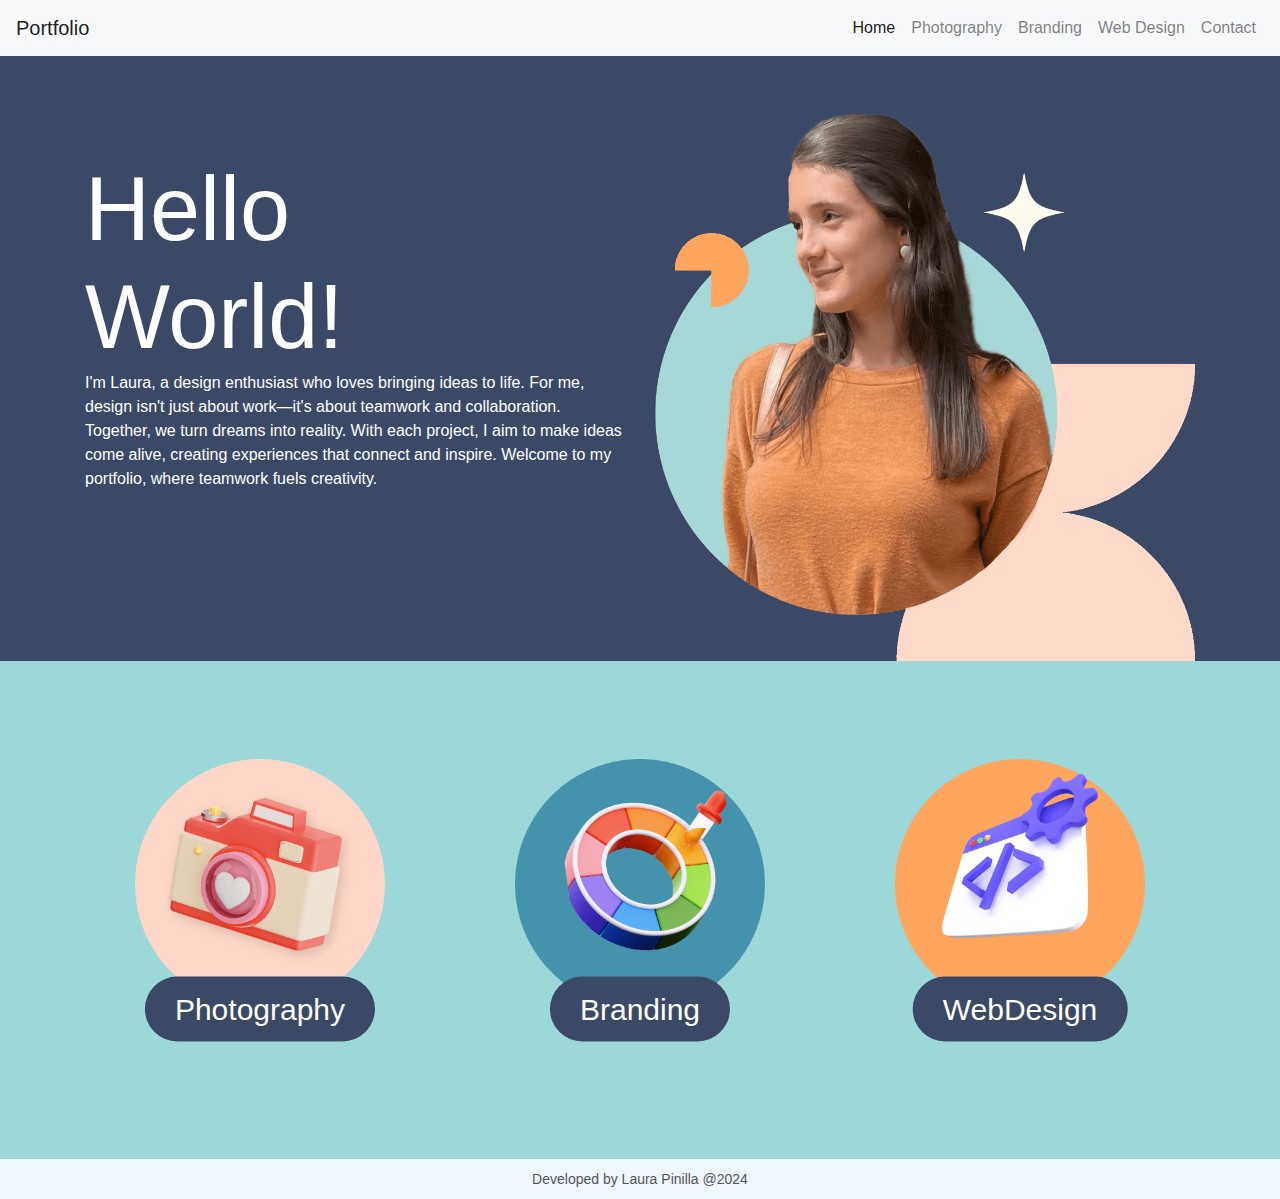
<file: pages/index.html>
<!DOCTYPE html>
<html lang="en">

<head>
    <meta charset="UTF-8">
    <meta name="viewport" content="width=device-width, initial-scale=1.0">
    <title>Portfolio</title>
    <link rel="stylesheet" href="https://stackpath.bootstrapcdn.com/bootstrap/4.5.2/css/bootstrap.min.css">
    <link rel="stylesheet" href="https://cdnjs.cloudflare.com/ajax/libs/animate.css/4.1.1/animate.min.css">
    <link rel="stylesheet" href="../styles/global.css">
    <link rel="stylesheet" href="../styles/main.css">
</head>

<body>

    <nav class="navbar navbar-expand-lg sticky-top navbar-light bg-light">
        <a class="navbar-brand" href="../pages/index.html">Portfolio</a>
        <button class="navbar-toggler" type="button" data-toggle="collapse" data-target="#navbarSupportedContent" aria-controls="navbarSupportedContent" aria-expanded="false" aria-label="Toggle navigation">
            <span class="navbar-toggler-icon"></span>
        </button>

        <div class="collapse navbar-collapse" id="navbarSupportedContent">
            <ul class="navbar-nav ml-auto">
                <li class="nav-item active">
                    <a class="nav-link" href="../pages/index.html">Home</a>
                </li>
                <li class="nav-item">
                    <a class="nav-link" href="../pages/photography.html">Photography</a>
                </li>
                <li class="nav-item">
                    <a class="nav-link" href="../pages/branding.html">Branding</a>
                </li>
                <li class="nav-item">
                    <a class="nav-link" href="../pages/webdesign.html">Web Design</a>
                </li>
                <li class="nav-item">
                    <a class="nav-link" href="contact.html">Contact</a>
                </li>
            </ul>
        </div>
    </nav>

    <div class="first">
        <div class="container mt-5 justify-content-center">
            <div class="row">
                <div class="col-md-6 order-md-2">
                    <img src="../images/home/1.png" alt="Profile Picture" class="img-fluid">
                </div>
                <div class="col-md-6 order-md-1">
                    <div class="text">
                        <h1 class="text-focus-in">Hello</h1>
                        <h1 class="text-focus-in">World!</h1>
                        <p>I'm Laura, a design enthusiast who loves bringing ideas to life. For me, design isn't just about work—it's about teamwork and collaboration. Together, we turn dreams into reality. With each project, I aim to make ideas come alive, creating experiences that connect and inspire. Welcome to my portfolio, where teamwork fuels creativity.</p>
                    </div>
                </div>
            </div>
        </div>
    </div>

    <div class="second">
        <div class="container mt-5">
            <div class="row">
                <div class="col-md-4">
                    <div class="project-container">
                        <a href="../pages/photography.html"><img src="../images/home/photo.png" alt="Photography" class="img-fluid space"></a>
                        <div class="overlay">
                            <div class="text">Photography</div>
                        </div>
                    </div>
                </div>
                <div class="col-md-4">
                    <div class="project-container">
                        <a href="../pages/branding.html"><img src="../images/home/brand.png" alt="Branding" class="img-fluid space"></a>
                        <div class="overlay">
                            <div class="text">Branding</div>
                        </div>
                    </div>
                </div>
                <div class="col-md-4 services">
                    <div class="project-container">
                        <a href="../pages/webdesign.html"><img src="../images/home/web.png" alt="Web Design" class="img-fluid space"></a>
                        <div class="overlay">
                            <div class="text">WebDesign</div>
                        </div>
                    </div>
                </div>
            </div>
        </div>
    </div>

    <footer>
        <h2 class="footer">Developed by Laura Pinilla @2024</h2>
    </footer>

    <script src="https://code.jquery.com/jquery-3.5.1.slim.min.js"></script>
    <script src="https://cdn.jsdelivr.net/npm/@popperjs/core@2.5.4/dist/umd/popper.min.js"></script>
    <script src="https://stackpath.bootstrapcdn.com/bootstrap/4.5.2/js/bootstrap.min.js"></script>

</body>

</html>
</file>
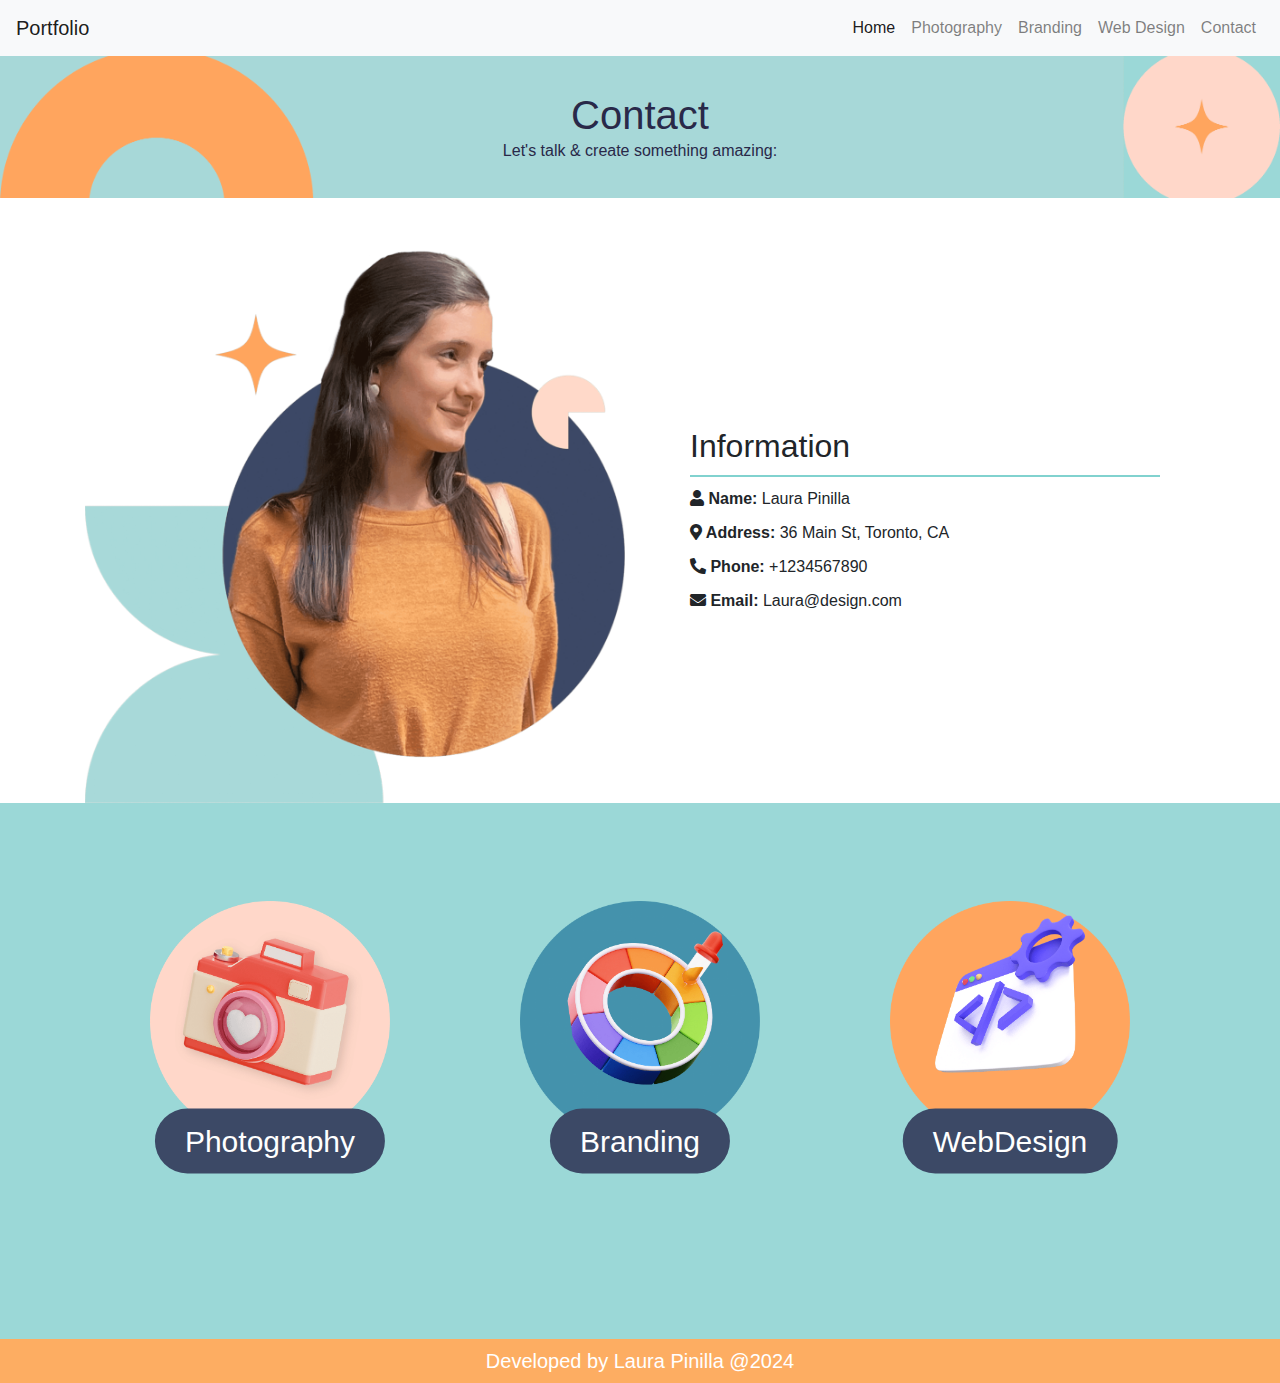
<file: pages/contact.html>
<!DOCTYPE html>
<html lang="en">

<head>
    <meta charset="UTF-8">
    <meta name="viewport" content="width=device-width, initial-scale=1.0">
    <title>Photography Service</title>
    <link rel="stylesheet" href="https://stackpath.bootstrapcdn.com/bootstrap/4.5.2/css/bootstrap.min.css">
    <link rel="stylesheet" href="https://cdnjs.cloudflare.com/ajax/libs/animate.css/4.1.1/animate.min.css">
    <link rel="stylesheet" href="https://cdnjs.cloudflare.com/ajax/libs/font-awesome/5.15.4/css/all.min.css">
    <link rel="stylesheet" href="../styles/global.css">
    <link rel="stylesheet" href="../styles/contact.css">
</head>

<body>

    <nav class="navbar navbar-expand-lg sticky-top navbar-light bg-light">
        <a class="navbar-brand" href="../pages/index.html">Portfolio</a>
        <button class="navbar-toggler" type="button" data-toggle="collapse" data-target="#navbarSupportedContent" aria-controls="navbarSupportedContent" aria-expanded="false" aria-label="Toggle navigation"> <span class="navbar-toggler-icon"></span>
        </button>

        <div class="collapse navbar-collapse" id="navbarSupportedContent">
            <ul class="navbar-nav ml-auto">
                <li class="nav-item active">
                    <a class="nav-link" href="../pages/index.html">Home</a>
                </li>
                <li class="nav-item">
                    <a class="nav-link" href="../pages/photography.html">Photography</a>
                </li>
                <li class="nav-item">
                    <a class="nav-link" href="../pages/branding.html">Branding</a>
                </li>
                <li class="nav-item">
                    <a class="nav-link" href="../pages/webdesign.html">Web Design</a>
                </li>
                <li class="nav-item">
                    <a class="nav-link" href="contact.html">Contact</a>
                </li>
            </ul>
        </div>
    </nav>

    <section class=" mt-5">
        <div class="BG">
            <div class="title-banner">
                <h1 class="text-center text-focus-in">Contact</h1>
            </div>
            <div class="subtitle">
                <p class="text-center">Let's talk & create something amazing:</p>
            </div>
        </div>
    </section>

    <div class="first">
        <div class="container mt-5 justify-content-center">
            <div class="row align-items-center">
                <div class="col-md-6">
                    <img src="../images/contact/2.png" alt="Profile Picture" class="img-fluid">
                </div>
                <div class="col-md-6 info">
                    <h2 class="contact-title">Information</h2>
                    <ul class="list-unstyled contact-info">
                        <li><i class="fas fa-user"></i><strong> Name:</strong> Laura Pinilla</li>
                        <li><i class=" fas fa-map-marker-alt"></i><strong> Address:</strong> 36 Main St, Toronto, CA</li>
                        <li><i class="fas fa-phone-alt"></i><strong> Phone:</strong> +1234567890</li>
                        <li><i class="fas fa-envelope"></i><strong> Email:</strong> Laura@design.com</li>
                    </ul>
                </div>
            </div>
        </div>
    </div>

    <section class=" container second">
        <div class="container mt-5">
            <div class="row">
                <div class="col-md-4">
                    <div class="project-container">
                        <a href="../pages/photography.html"><img src="../images/home/photo.png" alt="Photography" class="img-fluid space"></a>
                        <div class="overlay">
                            <div class="text">Photography</div>
                        </div>
                    </div>
                </div>
                <div class="col-md-4">
                    <div class="project-container">
                        <a href="../pages/branding.html"><img src="../images/home/brand.png" alt="Branding" class="img-fluid space"></a>
                        <div class="overlay">
                            <div class="text">Branding</div>
                        </div>
                    </div>
                </div>
                <div class="col-md-4 services">
                    <div class="project-container">
                        <a href="../pages/webdesign.html"><img src="../images/home/web.png" alt="Web Design" class="img-fluid space"></a>
                        <div class="overlay">
                            <div class="text">WebDesign</div>
                        </div>
                    </div>
                </div>
            </div>
        </div>
        </div>
    </section>

    <footer class="footer mt-5">
        <div class="container text-center">
            <h5>Developed by Laura Pinilla @2024</h5>
        </div>
    </footer>

    <script src="https://code.jquery.com/jquery-3.5.1.slim.min.js"></script>
    <script src="https://cdn.jsdelivr.net/npm/@popperjs/core@2.5.4/dist/umd/popper.min.js"></script>
    <script src="https://stackpath.bootstrapcdn.com/bootstrap/4.5.2/js/bootstrap.min.js"></script>

</body>

</html>
</file>
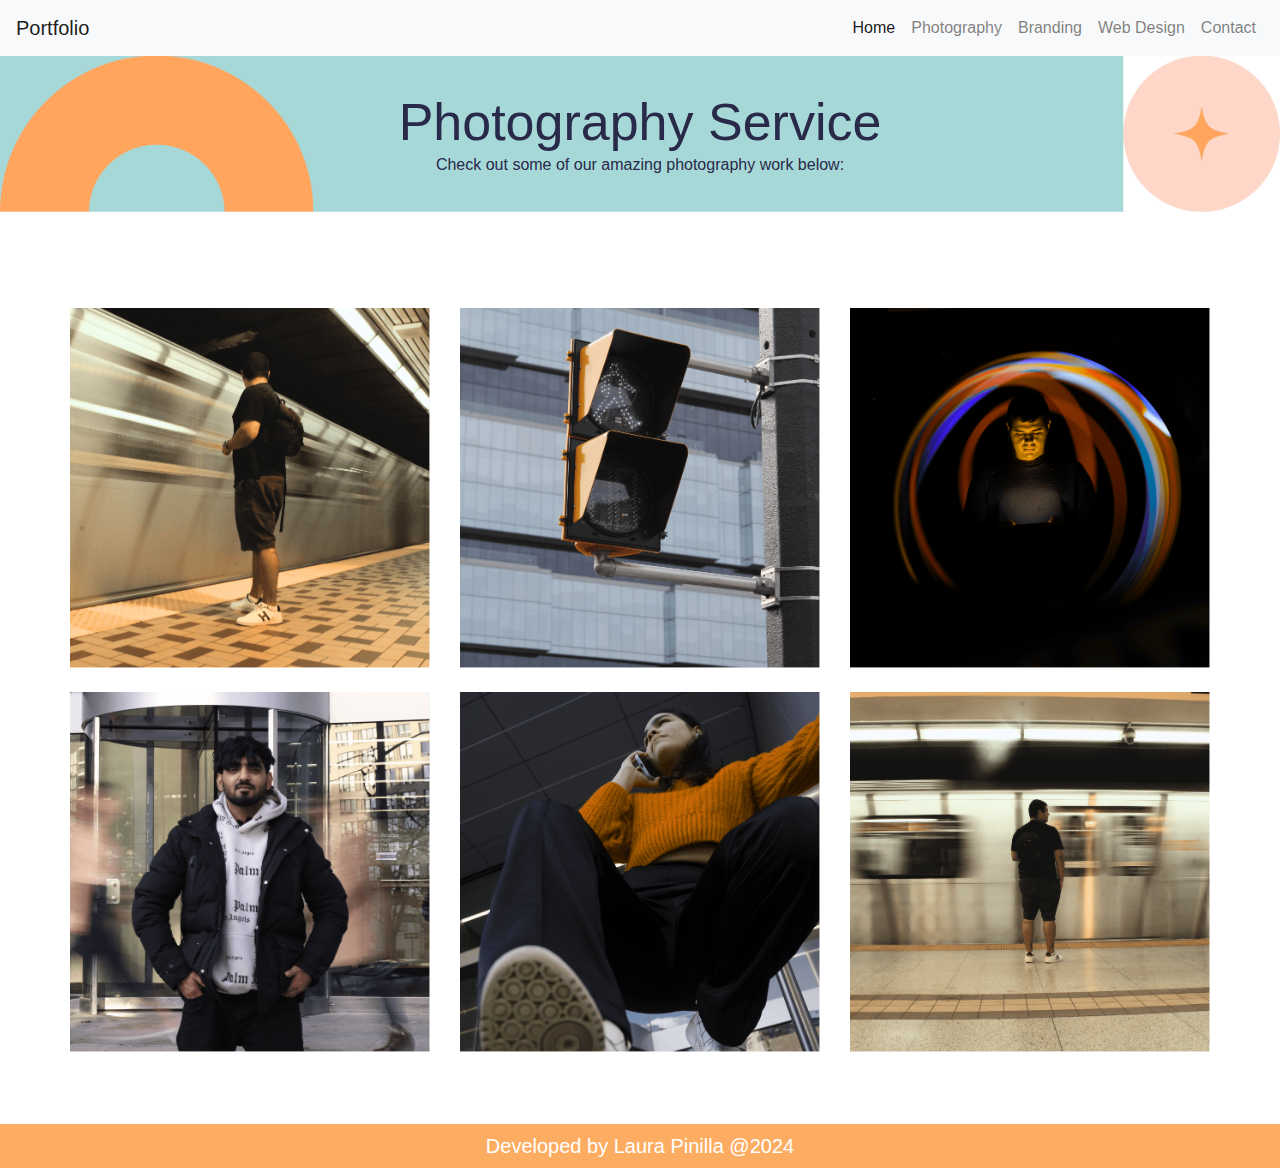
<file: pages/photography.html>
<!DOCTYPE html>
<html lang="en">

<head>
    <meta charset="UTF-8">
    <meta name="viewport" content="width=device-width, initial-scale=1.0">
    <title>Photography Service</title>
    <link rel="stylesheet" href="https://stackpath.bootstrapcdn.com/bootstrap/4.5.2/css/bootstrap.min.css">
    <link rel="stylesheet" href="https://cdnjs.cloudflare.com/ajax/libs/animate.css/4.1.1/animate.min.css">
    <link rel="stylesheet" href="../styles/global.css">
    <link rel="stylesheet" href="../styles/services.css">
</head>

<body>

    <nav class="navbar navbar-expand-lg sticky-top navbar-light bg-light">
        <a class="navbar-brand" href="../pages/index.html">Portfolio</a>
        <button class="navbar-toggler" type="button" data-toggle="collapse" data-target="#navbarSupportedContent" aria-controls="navbarSupportedContent" aria-expanded="false" aria-label="Toggle navigation"> <span class="navbar-toggler-icon"></span>
        </button>

        <div class="collapse navbar-collapse" id="navbarSupportedContent">
            <ul class="navbar-nav ml-auto">
                <li class="nav-item active">
                    <a class="nav-link" href="../pages/index.html">Home</a>
                </li>
                <li class="nav-item">
                    <a class="nav-link" href="../pages/photography.html">Photography</a>
                </li>
                <li class="nav-item">
                    <a class="nav-link" href="../pages/branding.html">Branding</a>
                </li>
                <li class="nav-item">
                    <a class="nav-link" href="../pages/webdesign.html">Web Design</a>
                </li>
                <li class="nav-item">
                    <a class="nav-link" href="contact.html">Contact</a>
                </li>
            </ul>
        </div>
    </nav>

    <section class="mt-5">
        <div class="BG">
            <div class="title-banner">
                <h1 class="text-center text-focus-in">Photography Service</h1>
            </div>
            <div class="subtitle">
                <p class="text-center">Check out some of our amazing photography work below:</p>
            </div>
    </section>

    <section class="mt-5 container">
        </div>
        <div class="row mt-5">
            <div class="row mt-5">
                <div class="col-md-4 mb-4">
                    <img src="../images/photography/001Photo.png" class="img-fluid" alt="Photo 1">
                </div>
                <div class="col-md-4 mb-4">
                    <img src="../images/photography/002Photo.png" class="img-fluid" alt="Photo 2">
                </div>
                <div class="col-md-4 mb-4">
                    <img src="../images/photography/003Photo.png" class="img-fluid" alt="Photo 3">
                </div>
                <div class="col-md-4 mb-4">
                    <img src="../images/photography/004Photo.png" class="img-fluid" alt="Photo 4">
                </div>
                <div class="col-md-4 mb-4">
                    <img src="../images/photography/005Photo.png" class="img-fluid" alt="Photo 5">
                </div>
                <div class="col-md-4 mb-4">
                    <img src="../images/photography/006Photo.png" class="img-fluid" alt="Photo 6">
                </div>
            </div>
    </section>
    </div>
    </section>

    <footer class="footer mt-5">
        <div class="container text-center">
            <h5>Developed by Laura Pinilla @2024</h5>
        </div>
    </footer>

    <script src="https://code.jquery.com/jquery-3.5.1.slim.min.js"></script>
    <script src="https://cdn.jsdelivr.net/npm/@popperjs/core@2.5.4/dist/umd/popper.min.js"></script>
    <script src="https://stackpath.bootstrapcdn.com/bootstrap/4.5.2/js/bootstrap.min.js"></script>

</body>

</html>
</file>
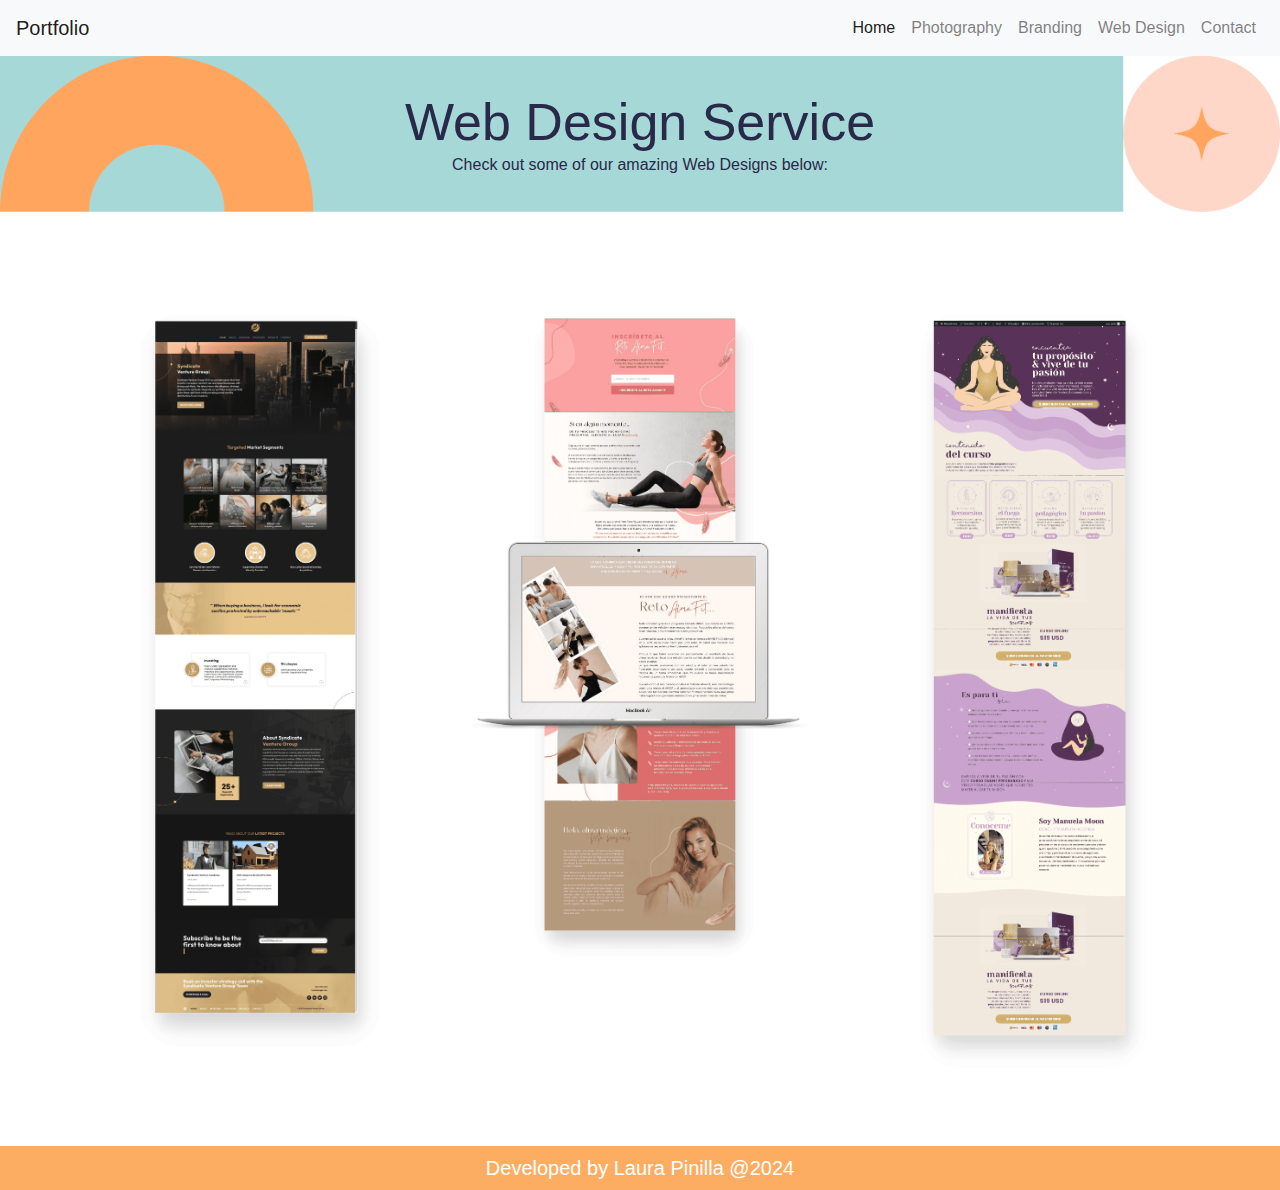
<file: pages/webdesign.html>
<!DOCTYPE html>
<html lang="en">

<head>
    <meta charset="UTF-8">
    <meta name="viewport" content="width=device-width, initial-scale=1.0">
    <title>Photography Service</title>
    <link rel="stylesheet" href="https://stackpath.bootstrapcdn.com/bootstrap/4.5.2/css/bootstrap.min.css">
    <link rel="stylesheet" href="https://cdnjs.cloudflare.com/ajax/libs/animate.css/4.1.1/animate.min.css">
    <link rel="stylesheet" href="../styles/global.css">
    <link rel="stylesheet" href="../styles/services.css">
</head>

<body>

    <nav class="navbar navbar-expand-lg sticky-top navbar-light bg-light">
        <a class="navbar-brand" href="../pages/index.html">Portfolio</a>
        <button class="navbar-toggler" type="button" data-toggle="collapse" data-target="#navbarSupportedContent" aria-controls="navbarSupportedContent" aria-expanded="false" aria-label="Toggle navigation"> <span class="navbar-toggler-icon"></span>
        </button>

        <div class="collapse navbar-collapse" id="navbarSupportedContent">
            <ul class="navbar-nav ml-auto">
                <li class="nav-item active">
                    <a class="nav-link" href="../pages/index.html">Home</a>
                </li>
                <li class="nav-item">
                    <a class="nav-link" href="../pages/photography.html">Photography</a>
                </li>
                <li class="nav-item">
                    <a class="nav-link" href="../pages/branding.html">Branding</a>
                </li>
                <li class="nav-item">
                    <a class="nav-link" href="../pages/webdesign.html">Web Design</a>
                </li>
                <li class="nav-item">
                    <a class="nav-link" href="contact.html">Contact</a>
                </li>
            </ul>
        </div>
    </nav>

    <section class=" mt-5">
        <div class="BG">
            <div class="title-banner">
                <h1 class="text-center text-focus-in">Web Design Service</h1>
            </div>
            <div class="subtitle">
                <p class="text-center">Check out some of our amazing Web Designs below:</p>
            </div>
        </div>
    </section>

    <section class="mt-5 container">
        <div class="row mt-5">
            <div class="row mt-5">
                <div class="col-md-4 mb-4">
                    <img src="../images/web/001Web.png" class="img-fluid" alt="Photo 1">
                </div>
                <div class="col-md-4 mb-4">
                    <img src="../images/web/002Web.png" class="img-fluid" alt="Photo 2">
                </div>
                <div class="col-md-4 mb-4">
                    <img src="../images/web/003Web.png" class="img-fluid" alt="Photo 3">
                </div>
            </div>
        </div>
    </section>

    <footer class="footer mt-5">
        <div class="container text-center">
            <h5>Developed by Laura Pinilla @2024</h5>
        </div>
    </footer>

    <script src="https://code.jquery.com/jquery-3.5.1.slim.min.js"></script>
    <script src="https://cdn.jsdelivr.net/npm/@popperjs/core@2.5.4/dist/umd/popper.min.js"></script>
    <script src="https://stackpath.bootstrapcdn.com/bootstrap/4.5.2/js/bootstrap.min.js"></script>

</body>

</html>
</file>
<file: styles/main.css>
body {
  background-color: #9bd8d7;
}

/* First section - Hero */
.first {
  background-color: #3c4966;
  color: white;
  justify-content: center;
  padding-top: 1px;
  margin: 0;
}

h1 {
  font-size: 90px;
}

.text {
  padding-top: 50px;
}

/* Animation */
.text-focus-in {
  -webkit-animation: text-focus-in 1s cubic-bezier(.55, .085, .68, .53) both;
  animation: text-focus-in 1s cubic-bezier(.55, .085, .68, .53) both;
}
/* ----------------------------------------------
* Generated by Animista on 2024-4-1 20:56:17
* Licensed under FreeBSD License.
* See http://animista.net/license for more info. 
* w: http://animista.net, t: @cssanimista
* ---------------------------------------------- */

@keyframes text-focus-in {
  0% {
      -webkit-filter: blur(12px);
      filter: blur(12px);
      opacity: 0;
  }
  100% {
      -webkit-filter: blur(0);
      filter: blur(0);
      opacity: 1;
  }
}

/* Second section - Services */
.second {
  color: #3c4966;
  padding-bottom: 150px;
}

.overlay {
  position: relative;
  width: 100%;
}

.space {
  padding-top: 50px;
  padding-left: 50px;
  padding-right: 50px;
}

.overlay .text {
  color: white;
  font-size: 30px;
  position: absolute;
  top: 50%;
  left: 50%;
  transform: translate(-50%, -50%);
  background-color: #3c4966;
  padding-left: 30px;
  padding-right: 30px;
  padding-bottom: 10px;
  padding-top: 10px;
  border-radius: 100px;
}

/* Animation */
@media only screen and (min-width: 768px) and (max-width: 1024px) {
  .second .overlay .text {
      font-size: 21px;
  }
}

.second img:hover {
  transform: scale(1.2);
  transition: transform 1s ease;
}

/* Footer section */
.footer {
  background-color: aliceblue;
  color: rgb(83, 83, 83);
  font-size: 14px;
  font-weight: 500;
  height: max-content;
  display: flex;
  justify-content: center;
  align-items: center;
  padding: 12px;
}
</file>
<file: styles/contact.css>
body {
  background-color: #9bd8d7;
}

/* Hero */
.BG {
  background-image: url(../images/photography/Banner.png);
  background-size: cover;
  background-position: center;
  background-repeat: no-repeat;
  color: rgb(41, 41, 73);
  text-align: center;
  padding: 35px;
  margin-top: -3rem;
}

/* First section */
.first {
  background-color: #ffffff;
  justify-content: center;
  padding-top: 1px;
  margin: 0;
}

.contact-title {
  border-bottom: 2px solid #81d2cf;
  padding-bottom: 10px;
}

.contact-info li {
  margin-bottom: 10px;
  margin-top: 10px;
}

.info {
  padding: 50px;
}

/* Animation */
.text-focus-in {
  -webkit-animation: text-focus-in 1s cubic-bezier(.55, .085, .68, .53) both;
  animation: text-focus-in 1s cubic-bezier(.55, .085, .68, .53) both;
}
/* ----------------------------------------------
* Generated by Animista on 2024-4-1 20:56:17
* Licensed under FreeBSD License.
* See http://animista.net/license for more info. 
* w: http://animista.net, t: @cssanimista
* ---------------------------------------------- */

@keyframes text-focus-in {
  0% {
      -webkit-filter: blur(12px);
      filter: blur(12px);
      opacity: 0;
  }
  100% {
      -webkit-filter: blur(0);
      filter: blur(0);
      opacity: 1;
  }
}

/* Second section */
.second {
  color: #3c4966;
  padding-bottom: 150px;
}
.overlay {
  position: relative;
  width: 100%;
}

.space {
  padding-top: 50px;
  padding-left: 50px;
  padding-right: 50px;
}

.overlay .text {
  color: white;
  font-size: 30px;
  position: absolute;
  top: 50%;
  left: 50%;
  transform: translate(-50%, -50%);
  background-color: #3c4966;
  padding-left: 30px;
  padding-right: 30px;
  padding-bottom: 10px;
  padding-top: 10px;
  border-radius: 100px;
}

/* Animation */
@media only screen and (min-width: 768px) and (max-width: 1024px) {
  .second .overlay .text {
      font-size: 21px;
  }
}

.second img:hover {
  transform: scale(1.2);
  transition: transform 1s ease;
}


/* Footer section */
.footer {
  padding: 10px;
  background-color: rgb(253, 173, 98);
  color: rgb(255, 255, 255);
}
</file>
<file: styles/services.css>
.container {
  margin-top: 0px;
}

/* Hero */
.BG {
  background-image: url(../images/photography/Banner.png);
  background-size: cover;
  background-position: center;
  background-repeat: no-repeat;
  color: rgb(41, 41, 73);
  text-align: center;
  padding: 35px;
  margin-top: -3rem;
}

h1 {
  font-size: 52px;
}

/* Animation */
.text-focus-in {
  -webkit-animation: text-focus-in 1s cubic-bezier(.55, .085, .68, .53) both;
  animation: text-focus-in 1s cubic-bezier(.55, .085, .68, .53) both;
}
/* ----------------------------------------------
* Generated by Animista on 2024-4-1 20:56:17
* Licensed under FreeBSD License.
* See http://animista.net/license for more info. 
* w: http://animista.net, t: @cssanimista
* ---------------------------------------------- */

@keyframes text-focus-in {
  0% {
      -webkit-filter: blur(12px);
      filter: blur(12px);
      opacity: 0;
  }
  100% {
      -webkit-filter: blur(0);
      filter: blur(0);
      opacity: 1;
  }
}

.subtitle {
  text-align: center;
  font-size: 16px;
}

/* Footer section */
.footer {
  padding: 10px;
  background-color: rgb(253, 173, 98);
  color: rgb(255, 255, 255);
}
</file>
<file: styles/global.css>
/* http://meyerweb.com/eric/tools/css/reset/ 
   v2.0 | 20110126
   License: none (public domain)
*/

html, body, div, span, applet, object, iframe,
h1, h2, h3, h4, h5, h6, p, blockquote, pre,
a, abbr, acronym, address, big, cite, code,
del, dfn, em, img, ins, kbd, q, s, samp,
small, strike, strong, sub, sup, tt, var,
b, u, i, center,
dl, dt, dd, ol, ul, li,
fieldset, form, label, legend,
table, caption, tbody, tfoot, thead, tr, th, td,
article, aside, canvas, details, embed, 
figure, figcaption, footer, header, hgroup, 
menu, nav, output, ruby, section, summary,
time, mark, audio, video {
	margin: 0;
	padding: 0;
	border: 0;

}
/* HTML5 display-role reset for older browsers */
article, aside, details, figcaption, figure, 
footer, header, hgroup, menu, nav, section {
	display: block;
}

ol, ul {
	list-style: none;
}
blockquote, q {
	quotes: none;
}
blockquote:before, blockquote:after,
q:before, q:after {
	content: '';
	content: none;
}
table {
	border-collapse: collapse;
	border-spacing: 0;
}
</file>
